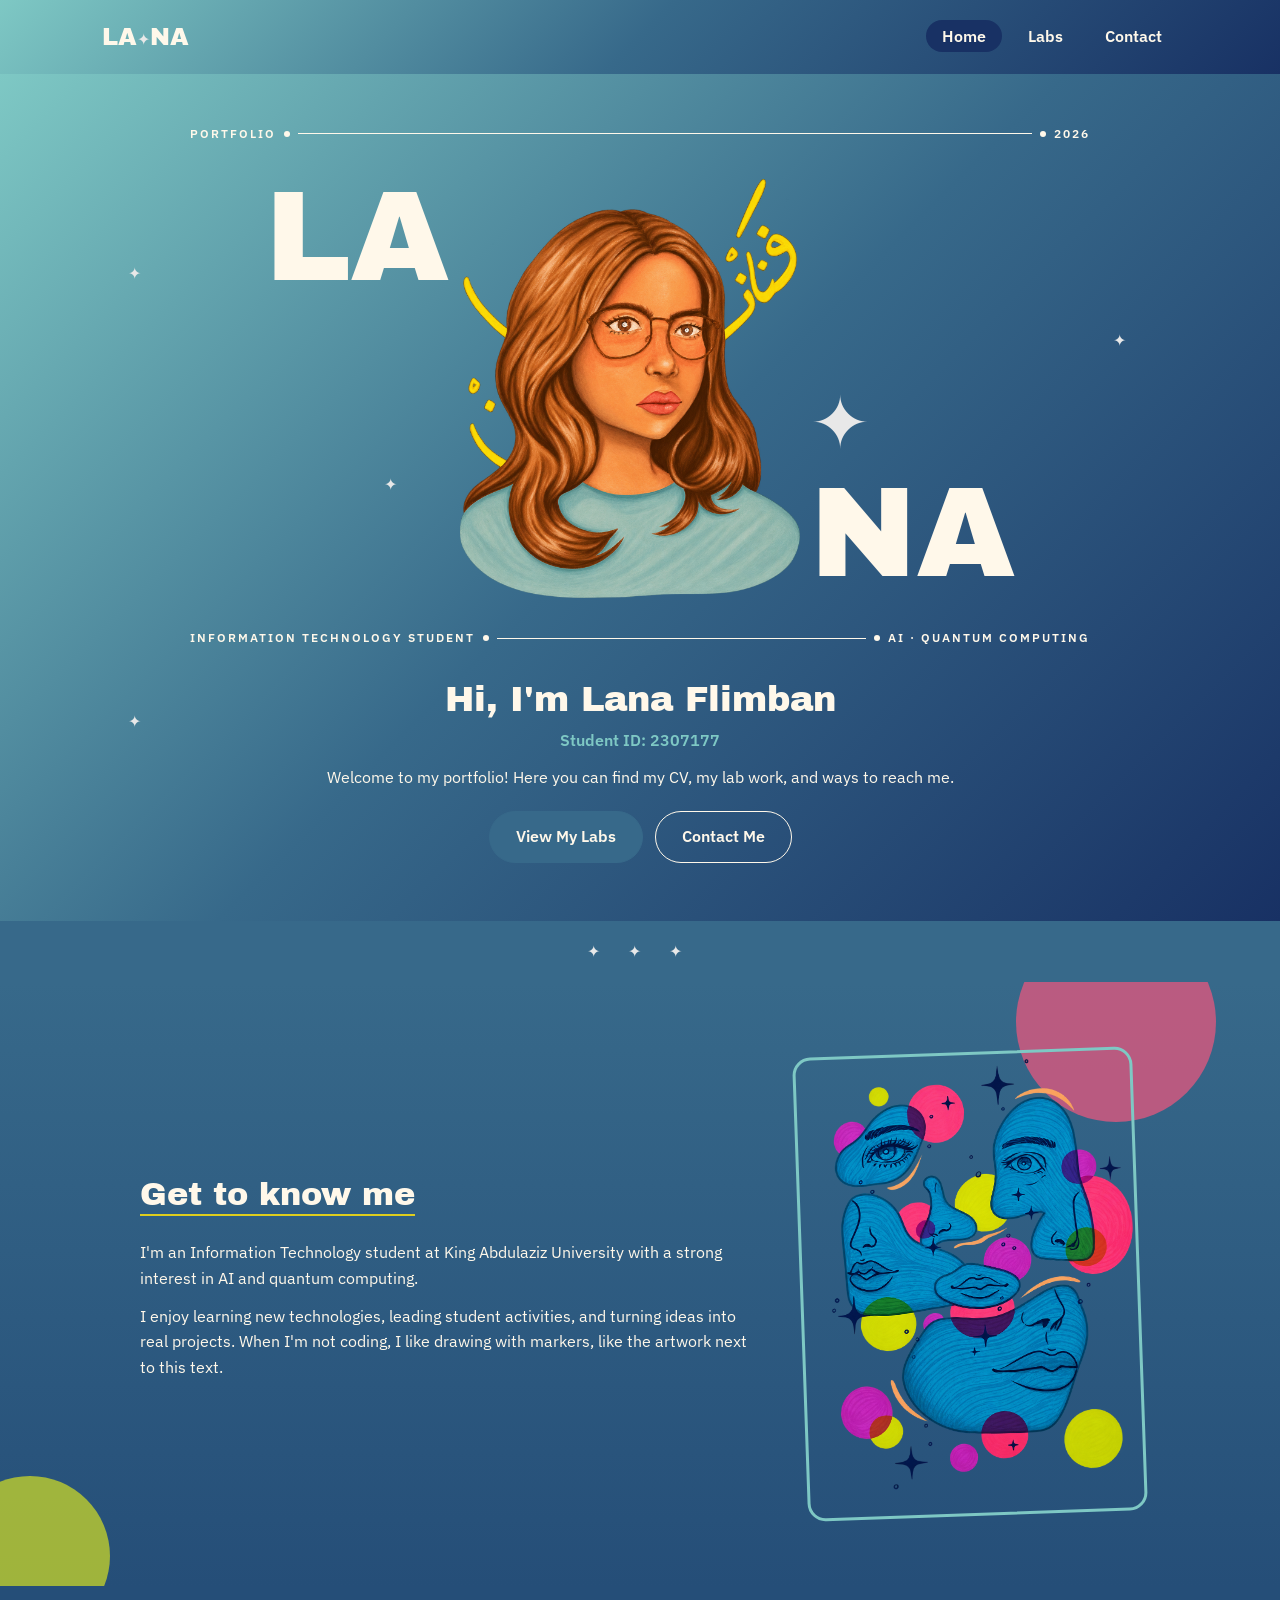
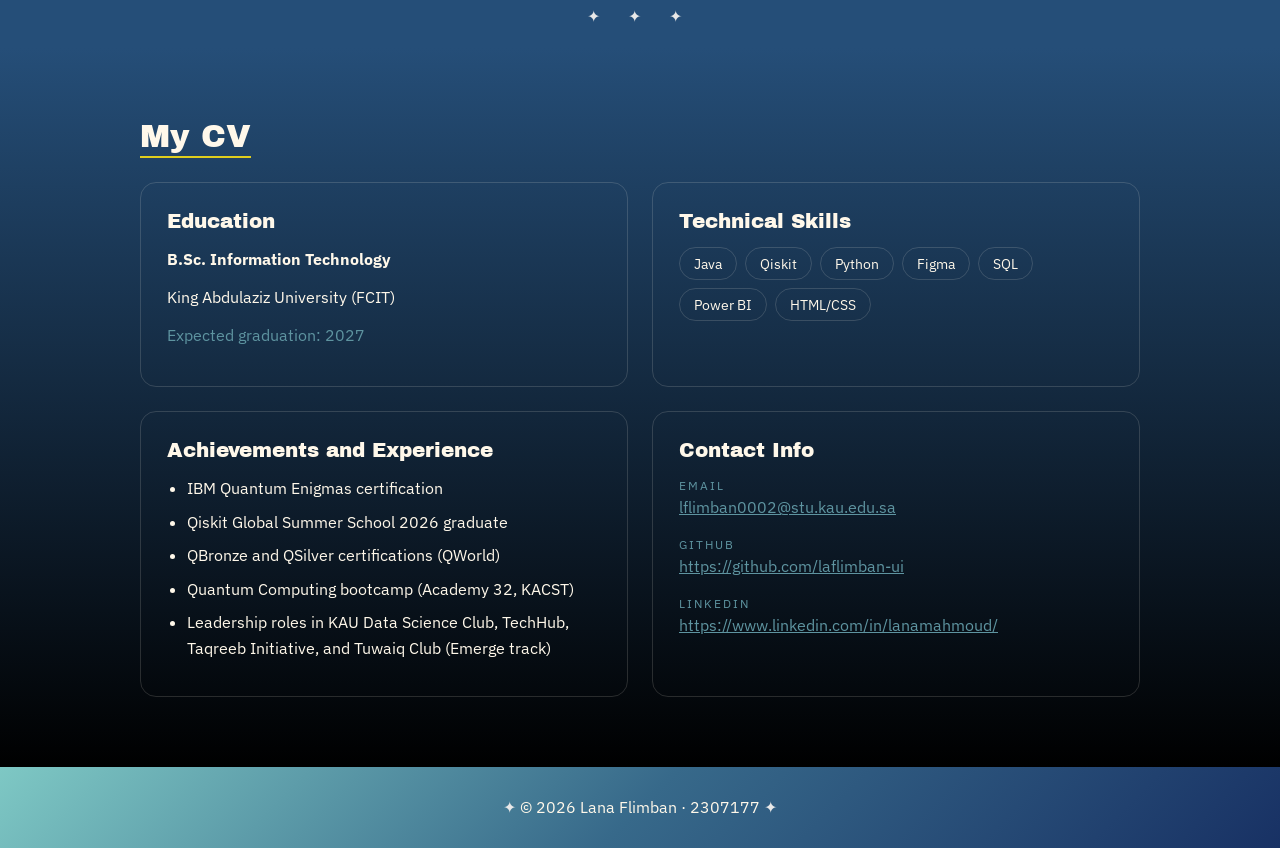
<file: index.html>
<!DOCTYPE html>
<html lang="en">
<head>
  <meta charset="UTF-8">
  <meta name="viewport" content="width=device-width, initial-scale=1.0">
  <title>Lana | Portfolio</title>
  <!-- Google Fonts -->
  <link href="https://fonts.googleapis.com/css2?family=Archivo+Black&family=IBM+Plex+Sans:wght@400;600&display=swap" rel="stylesheet">
 
  <link rel="stylesheet" href="style.css">
</head>
<body>

  <!-- Header and navigation -->
  <header class="site-header">
    <a href="index.html" class="logo">LA<span>✦</span>NA</a>
    <nav>
      <ul>
        <li><a href="index.html" class="active">Home</a></li>
        <li><a href="labs.html">Labs</a></li>
        <li><a href="contact.html">Contact</a></li>
      </ul>
    </nav>
  </header>

  <main>

    <!-- intro section -->
    <section class="intro">
      <!-- decorative shapes -->

      <span class="tiny-star s1">✦</span>
      <span class="tiny-star s2">✦</span>
      <span class="tiny-star s3">✦</span>
      <span class="tiny-star s4">✦</span>

      <div class="intro-content">
        <!-- top meta row -->
        <div class="meta-row">
          <span>Portfolio</span>
          <span class="meta-dot"></span>
          <span class="meta-line"></span>
          <span class="meta-dot"></span>
          <span>2026</span>
        </div>

        <!-- LA / portrait / NA -->
        <div class="intro-main">
          <p class="big-letters top">LA</p>
          <div class="intro-photo">
            <img src="imgs/lana.png" alt="portrait of Lana ">
          </div>
          <p class="big-letters bottom"><span class="intro-star">✦</span><br>NA</p>
        </div>

        <!-- bottom meta row -->
        <div class="meta-row">
          <span>Information Technology Student</span>
          <span class="meta-dot"></span>
          <span class="meta-line"></span>
          <span class="meta-dot"></span>
          <span>AI · Quantum Computing</span>
        </div>


        <!-- welcome text -->
        <div class="intro-text">
          <h1>Hi, I'm Lana Flimban</h1>
          <p class="student-id">Student ID: 2307177</p>
          <p>Welcome to my portfolio! Here you can find my CV, my lab work, and ways to reach me.</p>
          <a href="labs.html" class="btn">View My Labs</a>
          <a href="contact.html" class="btn btn-outline">Contact Me</a>
        </div>
      </div>
    </section>


    <p class="divider divider-top">✦ ✦ ✦</p>

    <!-- About section -->
    <section class="section about">
      <span class="circle c1"></span>
      <span class="circle c2"></span>

      <div class="about-inner">
        <div class="about-text">
          <h2 class="section-title">Get to know me</h2>
          <p>I'm an Information Technology student at King Abdulaziz University with a strong interest in AI and quantum computing.</p>
          <p>I enjoy learning new technologies, leading student activities, and turning ideas into real projects. When I'm not coding, I like drawing with markers, like the artwork next to this text.</p>
        </div>

        <div class="art-frame">
          <img src="imgs/art.png" alt="artwork drawn by Lana">
        </div>
      </div>
    </section>

    <p class="divider divider-blue">✦ ✦ ✦</p>

    <!-- CV section -->
    <section class="section cv">
      <div class="container">
        <h2 class="section-title">My CV</h2>

        <div class="cv-grid">
          <!-- Education -->
          <article class="card">
            <h3>Education</h3>
            <p><strong>B.Sc. Information Technology</strong></p>
            <p>King Abdulaziz University (FCIT)</p>
            <p class="muted">Expected graduation: 2027</p>
          </article>

          <!-- Skills -->
          <article class="card">
            <h3>Technical Skills</h3>
            <ul class="skills-list">
              <li>Java</li>
              <li>Qiskit</li>
              <li>Python</li>
              <li>Figma</li>
              <li>SQL</li>
              <li>Power BI</li>
              <li>HTML/CSS</li>
            </ul>
          </article>

          <!-- Achievements -->
          <article class="card">
            <h3>Achievements and Experience</h3>
            <ul class="achievements">
              <li>IBM Quantum Enigmas certification</li>
              <li>Qiskit Global Summer School 2026 graduate</li>
              <li>QBronze and QSilver certifications (QWorld)</li>
              <li>Quantum Computing bootcamp (Academy 32, KACST)</li>
              <li>Leadership roles in KAU Data Science Club, TechHub, Taqreeb Initiative, and Tuwaiq Club (Emerge track)</li>
            </ul>
          </article>

          <!-- Contact info -->
          <article class="card">
            <h3>Contact Info</h3>
            <ul class="contact-list">
              <li><span class="label">Email</span> <a href="mailto:lflimban0002@stu.kau.edu.sa">lflimban0002@stu.kau.edu.sa</a></li>
              <li><span class="label">GitHub</span> <a href="https://github.com/laflimban-ui" target="_blank">https://github.com/laflimban-ui</a></li>
              <li><span class="label">LinkedIn</span> <a href="https://www.linkedin.com/in/lanamahmoud/" target="_blank">https://www.linkedin.com/in/lanamahmoud/</a></li>
            </ul>
          </article>
        </div>
      </div>
    </section>

  </main>


  <footer class="site-footer">
    <p><span class="footer-star">✦</span> &copy; 2026 Lana Flimban · 2307177 <span class="footer-star">✦</span></p>
  </footer>

</body>
</html>
</file>
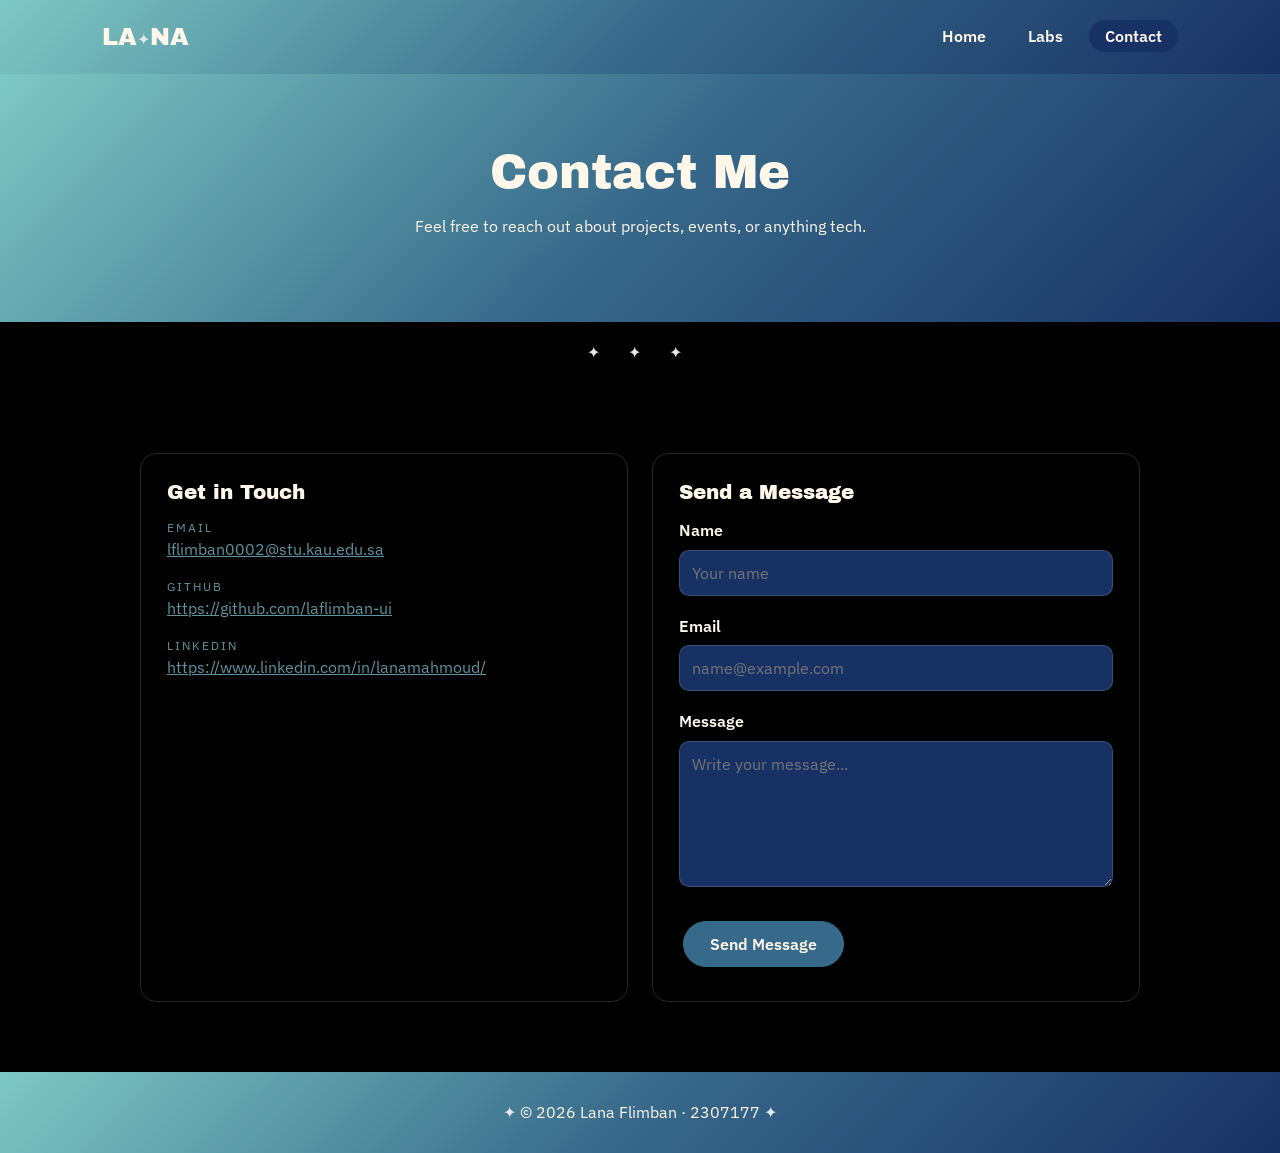
<file: contact.html>
<!DOCTYPE html>
<html lang="en">
<head>
  <meta charset="UTF-8">
  <meta name="viewport" content="width=device-width, initial-scale=1.0">
  <title>Contact | Lana</title>

  <!-- Google Fonts -->
  <link href="https://fonts.googleapis.com/css2?family=Archivo+Black&family=IBM+Plex+Sans:wght@400;600&display=swap" rel="stylesheet">
 

  <link rel="stylesheet" href="style.css">
</head>
<body>

  <!-- Header and navigation -->
  <header class="site-header">
    <a href="index.html" class="logo">LA<span>✦</span>NA</a>
    <nav>
      <ul>
        <li><a href="index.html">Home</a></li>
        <li><a href="labs.html">Labs</a></li>
        <li><a href="contact.html" class="active">Contact</a></li>
      </ul>
    </nav>
  </header>

  <main>

    <!-- Page title -->
    <section class="page-intro">
      <h1>Contact Me</h1>
      <p>Feel free to reach out about projects, events, or anything tech.</p>
    </section>

    <p class="divider">✦ ✦ ✦</p>

    <section class="section">
      <div class="container contact-grid">

        <!-- Contact details -->
        <article class="card">
          <h3>Get in Touch</h3>
          <ul class="contact-list">
            <li><span class="label">Email</span> <a href="mailto:lflimban0002@stu.edu.sa">lflimban0002@stu.kau.edu.sa</a></li>
            <li><span class="label">GitHub</span> <a href="https://github.com/laflimban-ui" target="_blank">https://github.com/laflimban-ui</a></li>
            <li><span class="label">LinkedIn</span> <a href="https://www.linkedin.com/in/lanamahmoud/" target="_blank">https://www.linkedin.com/in/lanamahmoud/</a></li>
          </ul>
        </article>

        <!-- Contact form (Web3Forms) -->
        <article class="card">
          <h3>Send a Message</h3>
          <form action="https://api.web3forms.com/submit" method="POST" class="contact-form">

            <input type="hidden" name="access_key" value="ed513079-6133-4009-bf18-d64c99627a37">
            <input type="hidden" name="subject" value="New message from Lana's portfolio website">
            
            <input type="hidden" name="redirect" value="https://laflimban-ui.github.io/CPIT405Portifolio/contact.html">

            <label for="name">Name</label>
            <input type="text" id="name" name="name" placeholder="Your name" required>

            <label for="email">Email</label>
            <input type="email" id="email" name="email" placeholder="name@example.com" required>

            <label for="message">Message</label>
            <textarea id="message" name="message" rows="6" placeholder="Write your message..." required></textarea>

            <button type="submit" class="btn">Send Message</button>
          </form>
        </article>

      </div>
    </section>

  </main>


  <footer class="site-footer">
    <p><span class="footer-star">✦</span> &copy; 2026 Lana Flimban · 2307177 <span class="footer-star">✦</span></p>
  </footer>

</body>
</html>
</file>
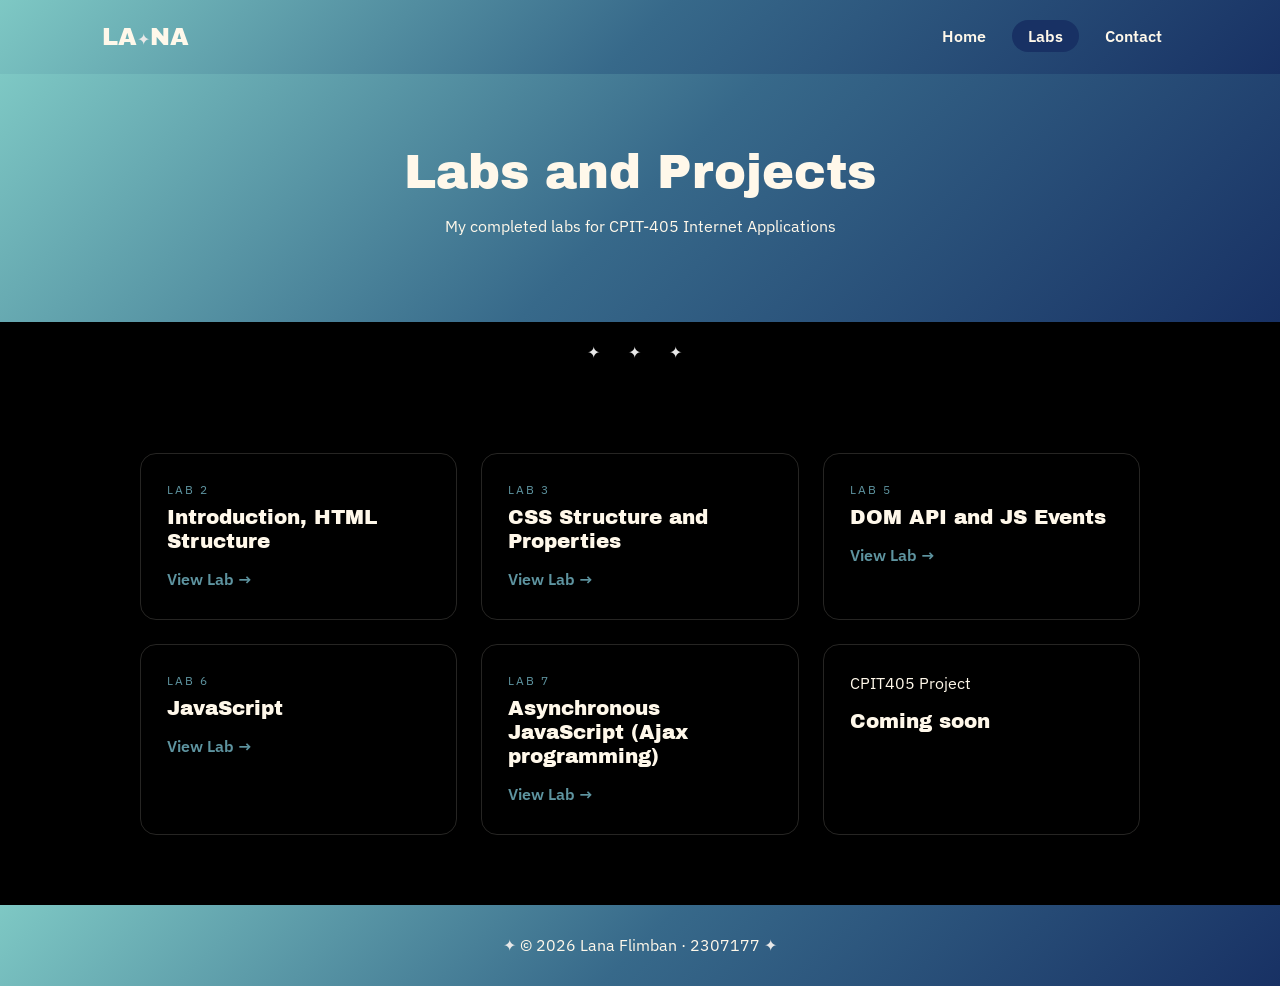
<file: labs.html>
<!DOCTYPE html>
<html lang="en">
<head>
  <meta charset="UTF-8">
  <meta name="viewport" content="width=device-width, initial-scale=1.0">
  <title>Labs | Lana</title>

  <!-- Google Fonts -->
  <link href="https://fonts.googleapis.com/css2?family=Archivo+Black&family=IBM+Plex+Sans:wght@400;600&display=swap" rel="stylesheet">

  <link rel="stylesheet" href="style.css">
</head>
<body>

  <!-- Header and navigation -->
  <header class="site-header">
    <a href="index.html" class="logo">LA<span>✦</span>NA</a>
    <nav>
      <ul>
        <li><a href="index.html">Home</a></li>
        <li><a href="labs.html" class="active">Labs</a></li>
        <li><a href="contact.html">Contact</a></li>
      </ul>
    </nav>
  </header>

  <main>

    <!-- Page title -->
    <section class="page-intro">
      <h1>Labs and Projects</h1>
      <p>My completed labs for CPIT-405 Internet Applications</p>
    </section>

    <p class="divider">✦ ✦ ✦</p>

    <!-- Lab cards -->
    <section class="section">
      <div class="container">
        <div class="labs-grid">

          <article class="card">
            <p class="lab-number">Lab 2</p>
            <h3>Introduction, HTML Structure</h3>
            <a href="https://laflimban-ui.github.io/cpit-405-lab-1/labs/lab2.html" class="card-link" target="_blank">View Lab →</a>
          </article>

          <article class="card">
            <p class="lab-number">Lab 3</p>
            <h3>CSS Structure and Properties</h3>
            <a href="https://laflimban-ui.github.io/cpit-405-lab-1/labs/lab3.html" class="card-link" target="_blank">View Lab →</a>
          </article>

          <article class="card">
            <p class="lab-number">Lab 5</p>
            <h3>DOM API and JS Events</h3>
            <a href="https://laflimban-ui.github.io/cpit-405-lab-1/labs/Lab5/index.html" class="card-link" target="_blank">View Lab →</a>
          </article>

          <article class="card">
            <p class="lab-number">Lab 6</p>
            <h3>JavaScript</h3>
            <a href="https://laflimban-ui.github.io/cpit-405-lab-1/labs/Lab6/lab6.html" class="card-link" target="_blank">View Lab →</a>
          </article>

          <article class="card">
            <p class="lab-number">Lab 7</p>
            <h3>Asynchronous JavaScript (Ajax programming)</h3>
            <a href="https://laflimban-ui.github.io/cpit-405-lab-1/labs/lab7.html" class="card-link" target="_blank">View Lab →</a>
          </article>

          <article class="card">
            <p class="CPIT405 Project">CPIT405 Project</p>
            <h3>Coming soon</h3>
          </article>

        </div>
      </div>
    </section>

  </main>


  <footer class="site-footer">
    <p><span class="footer-star">✦</span> &copy; 2026 Lana Flimban · 2307177 <span class="footer-star">✦</span></p>
  </footer>

</body>
</html>
</file>
<file: style.css>
/* Colors */
:root {
  --teal-light:  #7ec8c4;
  --teal:        #5e94a0;
  --blue:        #37698a;
  --blue-deep:   #254e78;
  --navy:        #183164;
  --black:       #000000;
  --cream:       #fff8ea;
  --star:        #e8e8e8;

  /* artwork colors: decoration only */
  --art-pink:    #e6577e;
  --art-magenta: #b24bb5;
  --art-lime:    #c8d629;
  --art-yellow:  #dfce1d;

  --main-gradient: linear-gradient(135deg, #7ec8c4 0%, #37698a 50%, #183164 100%);
}

/* Reset */
* {
  margin: 0;
  padding: 0;
  box-sizing: border-box;
}

body {
  font-family: "IBM Plex Sans", Arial, sans-serif;
  background-color: var(--black);
  color: var(--cream);
  line-height: 1.6;
}

img {
  max-width: 100%;
  display: block;
}

a {
  color: var(--teal);
}

a:hover {
  color: var(--teal-light);
}

h1, h2, h3 {
  font-family: "Archivo Black", Arial, sans-serif;
  font-weight: normal;
  line-height: 1.2;
}

p {
  margin-bottom: 12px;
}

.container {
  max-width: 1000px;
  margin: 0 auto;
}

/* ===== Header / Nav ===== */
.site-header {
  display: flex;
  justify-content: space-between;
  align-items: center;
  padding: 18px 8%;
  background: var(--main-gradient);
}

.logo {
  font-family: "Archivo Black", Arial, sans-serif;
  font-size: 1.5rem;
  color: var(--cream);
  text-decoration: none;
}

.logo span {
  color: var(--star);
  font-size: 1rem;
}

.site-header ul {
  list-style: none;
  display: flex;
  gap: 10px;
}

.site-header nav a {
  color: var(--cream);
  text-decoration: none;
  font-weight: 600;
  padding: 6px 16px;
  border-radius: 20px;
}

.site-header nav a:hover {
  color: var(--teal-light);
  text-decoration: underline;
}

/* current page */
.site-header nav a.active {
  background-color: var(--navy);
}

/* ===== Buttons ===== */
.btn {
  display: inline-block;
  margin: 8px 4px;
  padding: 12px 26px;
  border-radius: 30px;
  border: 1px solid var(--blue);
  background-color: var(--blue);
  color: var(--cream);
  font-family: inherit;
  font-size: 1rem;
  font-weight: 600;
  text-decoration: none;
  cursor: pointer;
  transition: 0.2s;
}

.btn:hover {
  background-color: var(--teal-light);
  color: var(--navy);
  transform: translateY(-3px);
  cursor: url("imgs/cap-cursor.png") 16 16, pointer;
}

.btn-outline {
  background-color: transparent;
  border-color: var(--cream);
}

/* ===== intro ===== */
.intro {
  position: relative;
  overflow: hidden;
  padding: 50px 8%;
  background: var(--main-gradient);
}

/* content stays above the shapes */
.intro-content {
  position: relative;
  z-index: 1;
  max-width: 900px;
  margin: 0 auto;
}

/* thin line with dots */
.meta-row {
  display: flex;
  align-items: center;
  gap: 8px;
  font-size: 0.75rem;
  font-weight: 600;
  text-transform: uppercase;
  letter-spacing: 2px;
}

.meta-line {
  flex: 1;
  height: 1px;
  background-color: var(--cream);
}

.meta-dot {
  width: 6px;
  height: 6px;
  border-radius: 50%;
  background-color: var(--cream);
}

/* LA - photo - NA */
.intro-main {
  display: flex;
  justify-content: center;
  align-items: center;
  gap: 10px;
  margin: 30px 0;
}

.big-letters {
  font-family: "Archivo Black", Arial, sans-serif;
  font-size: 8rem;
  line-height: 1;
  margin: 0;
}

.top {
  align-self: flex-start;
}

.bottom {
  align-self: flex-end;
}

.intro-star {
  font-size: 4.5rem;
  color: var(--star);
}

.intro-photo {
  width: 340px;
}

.intro-photo img {
  width: 100%;
}

.intro-text {
  text-align: center;
  margin-top: 30px;
}

.intro-text h1 {
  font-size: 2.2rem;
  margin-bottom: 8px;
}

.student-id {
  color: var(--teal-light);
  font-weight: 600;
}

/* ===== Decorative shapes ===== */
.circle,
.tiny-star {
  position: absolute;
  z-index: 0;
}

.circle {
  border-radius: 50%;
  opacity: 0.75;
}

.c1 {
  width: 160px;
  height: 160px;
  background-color: var(--art-lime);
  bottom: -50px;
  left: -50px;
}

.c2 {
  width: 200px;
  height: 200px;
  background-color: var(--art-pink);
  top: -60px;
  right: 5%;
}

.tiny-star {
  color: var(--star);
  font-size: 16px;
}

.s1 {
  top: 30%;
  right: 12%;
}

.s2 {
  bottom: 22%;
  left: 10%;
}
.s3 {
  top: 22%;
  left: 10%;
}

.s4 {
  bottom: 50%;
  left: 30%;
}

/* ===== Sections ===== */
.section {
  padding: 70px 8%;
}

.section-title {
  display: inline-block;
  font-size: 2rem;
  margin-bottom: 24px;
  border-bottom: 2px solid var(--art-yellow);
}

.divider {
  text-align: center;
  color: var(--star);
  letter-spacing: 12px;
  margin: 0;
  padding: 18px 0;
}

.divider-top {
  background-color: var(--blue);
}
.divider-blue {
  background-color: var(--blue-deep);
}

/* About */
.about {
  position: relative;
  overflow: hidden;
  background: linear-gradient(180deg, var(--blue) 0%, var(--blue-deep) 100%);
}

.about-inner {
  position: relative;
  z-index: 1;
  max-width: 1000px;
  margin: 0 auto;
  display: flex;
  align-items: center;
  gap: 50px;
}

.about-text {
  flex: 1;
}

.art-frame {
  width: 340px;
}

.art-frame img {
  width: 100%;
  border: 3px solid var(--teal-light);
  border-radius: 18px;
  transform: rotate(-2deg);
  transition: 0.3s;
}

.art-frame img:hover {
  transform: rotate(0deg);
}

/* CV */
.cv {
  background: linear-gradient(180deg, var(--blue-deep) 0%, #000000 100%);
}

.cv-grid {
  display: grid;
  grid-template-columns: 1fr 1fr;
  gap: 24px;
}

/* ===== Cards ===== */
.card {
  border: 1px solid rgba(255, 248, 234, 0.15);
  border-radius: 16px;
  padding: 26px;
  transition: 0.2s;
}

.card:hover {
  transform: translateY(-4px);
  border-color: var(--teal-light);
}

.card h3 {
  font-size: 1.25rem;
  margin-bottom: 14px;
}

.muted {
  color: var(--teal);
}

.skills-list {
  list-style: none;
  display: flex;
  flex-wrap: wrap;
  gap: 8px;
}

.skills-list li {
  border: 1px solid rgba(255, 248, 234, 0.15);
  border-radius: 20px;
  padding: 4px 14px;
  font-size: 0.9rem;
}

.achievements {
  padding-left: 20px;
}

.achievements li {
  margin-bottom: 8px;
}

.contact-list {
  list-style: none;
}

.contact-list li {
  margin-bottom: 14px;
}

.label {
  display: block;
  font-size: 0.75rem;
  text-transform: uppercase;
  letter-spacing: 2px;
  color: var(--teal);
}

/* ===== Labs & Contact pages ===== */
.page-intro {
  text-align: center;
  padding: 70px 8%;
  background: var(--main-gradient);
}

.page-intro h1 {
  font-size: 3rem;
  margin-bottom: 12px;
}

.labs-grid {
  display: grid;
  grid-template-columns: 1fr 1fr 1fr;
  gap: 24px;
}

.lab-number {
  font-size: 0.75rem;
  text-transform: uppercase;
  letter-spacing: 2px;
  color: var(--teal);
  margin-bottom: 6px;
}

.card-link {
  font-weight: 600;
  text-decoration: none;
}

.card-link:hover {
  text-decoration: underline;
}

.contact-grid {
  display: grid;
  grid-template-columns: 1fr 1fr;
  gap: 24px;
}

/* form */
.contact-form label {
  display: block;
  font-weight: 600;
  margin-bottom: 6px;
}

.contact-form input,
.contact-form textarea {
  width: 100%;
  padding: 12px;
  margin-bottom: 18px;
  border: 1px solid rgba(255, 248, 234, 0.15);
  border-radius: 10px;
  background-color: var(--navy);
  color: var(--cream);
  font-family: inherit;
  font-size: 1rem;
}

/* ===== Footer ===== */
.site-footer {
  text-align: center;
  padding: 28px 8%;
  background: var(--main-gradient);
}

.site-footer p {
  margin: 0;
}

.footer-star {
  color: var(--star);
}

/* ===== Mobile ===== */
@media (max-width: 768px) {
  .site-header {
    flex-direction: column;
    gap: 12px;
  }

  .intro {
    padding: 30px 6%;
  }

  /* meta rows stack */
  .meta-row {
    flex-direction: column;
    gap: 4px;
  }

  .meta-line,
  .meta-dot {
    display: none;
  }

  /* photo first, then "LA NA" side by side */
  .intro-main {
    flex-wrap: wrap;
  }

  .intro-photo {
    order: -1;
    width: 100%;
  }

  .intro-photo img {
    width: 280px;
    margin: 0 auto;
  }

  .big-letters {
    font-size: 4.5rem;
  }

  .top,
  .bottom {
    align-self: flex-end;
  }

  /* hide most shapes */

  .section {
    padding: 50px 6%;
  }

  .about-inner {
    flex-direction: column;
  }

  .art-frame {
    width: 100%;
  }

  .cv-grid,
  .labs-grid,
  .contact-grid {
    grid-template-columns: 1fr;
  }

  .page-intro h1 {
    font-size: 2.2rem;
  }
}
</file>
